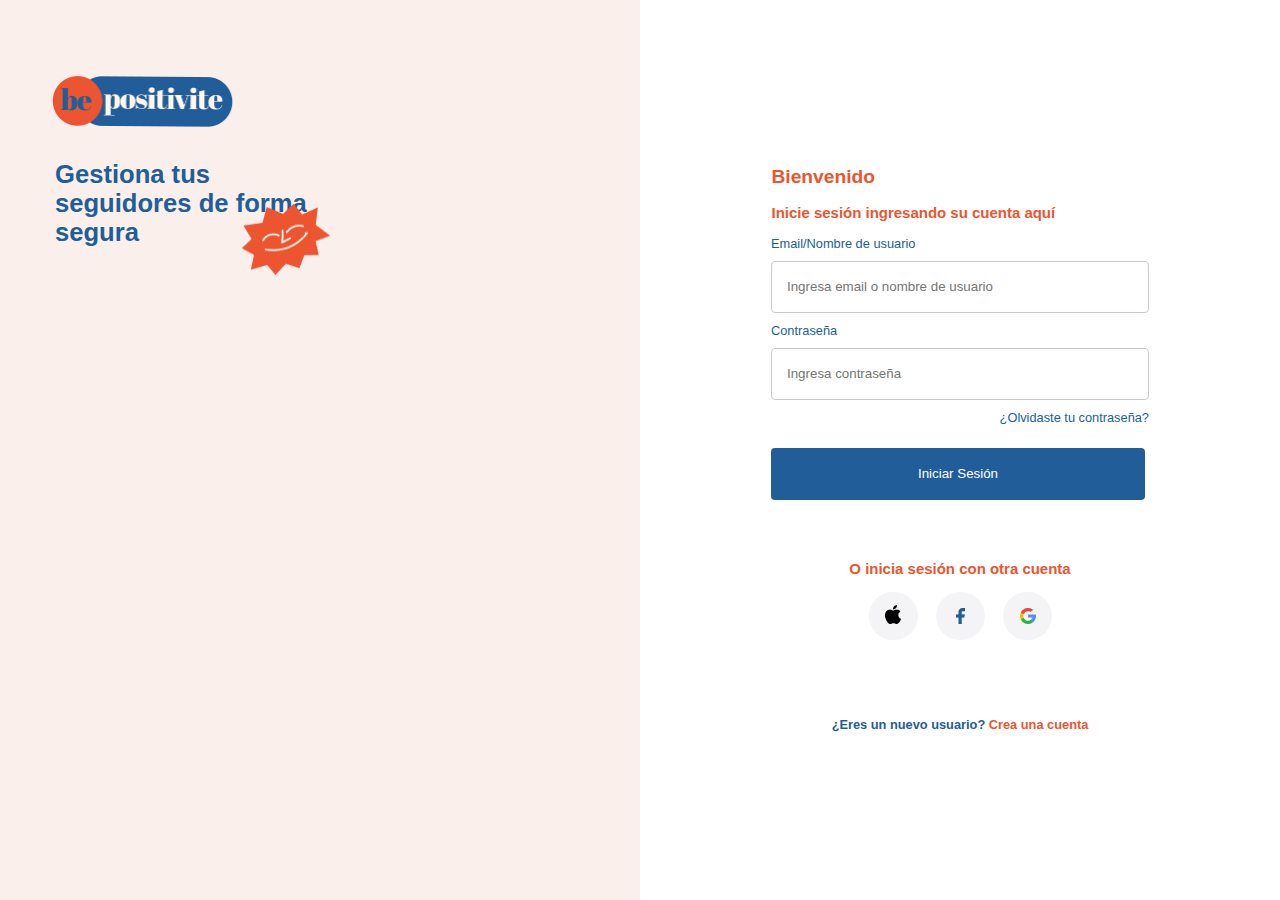
<file: index.html>
<!DOCTYPE html>
<html lang="en">
<head>
    <meta charset="UTF-8">
    <meta http-equiv="X-UA-Compatible" content="IE=edge">
    <meta name="viewport" content="width=device-width, initial-scale=1.0">
    <title>Reversso</title>
    <link rel="stylesheet" href="./style.css">
    <link rel="stylesheet" href="https://cdnjs.cloudflare.com/ajax/libs/font-awesome/5.15.3/css/all.min.css">
    
</head>
<body>
    <div class="mobile-container">
        <div class="logo-container">
            <img id="logo" alt="logo be positive" src="Assets/Logo be positive.png" class="pink-container_mainlogo"> 
            <img id="logo" alt="Estrella sonriente" src="Assets/Vector.png" class="pink-container_tittle_img">
        </div class="mobile-container_header">
            <div>
            <div class="white-container_tittle">
                <h3>Bienvenido!</h3>
                <h2>Conecta con tus seguidores</h2>
            </div>
            <div class="form-group" style="display:flex; flex-direction: column;">
                <button class="btn-login btn-login_blue">Iniciar Sesión</button>
                <button class="btn-login btn-login_translucid">Iniciar sesión con otra cuenta</button>
            </div>
        </div>
        <div class="mobile-container_footer">
                <h4>¿Eres un nuevo usuario? <a href="#">Crea una cuenta</a></h4>
        </div>
        <div class="form-foot">
            <div class="form-foot_tittle" style="display:flex;">

            <h2><i class="fa fa-times"><input type="checkbox" style=""></i>Selecciona tu cuenta</h2>
            </div>
            <div class="form-icons" style="display: flex; flex-direction: column; align-items: center; width: 100vw;">
                <button><p><img src="Assets/iconApple.png" alt="Icon apple"> Continúa con Apple ID</p></button>
                <button><p><img src="Assets/iconFacebook.png" alt="Icon facebook"> Continúa con Facebook</p></button>
                <button><p><img src="./Assets/iconGoogle.png" alt="Icon google">Continúa con Google</p></button>
            </div>
        </div>

    </div>  
    <div class="desktop-container">
        <div class="pink-container">
            <div class="title-item">
                <img id="logo" alt="logo be positive" src="Assets/Logo be positive.png" class="pink-container_mainlogo"> 
                <div class="pink-container_tittle">
                    <h1>Gestiona tus seguidores de forma segura  <img id="logo" alt="Estrella sonriente" src="Assets/Vector.png" class="pink-container_tittle_img"></h1>
                   
                </div>
             </div> 
        </div>
        <div class="white-container">
            
            <div class="white-container_tittle">
            <h2>Bienvenido</h2>
            <h3>Inicie sesión ingresando su cuenta aquí</h3>
            </div>
            <form id="survey-form">
                <div class="form-group">
                    <label id="name-label" for="name">Email/Nombre de usuario</label>
                    <input
                      type="text"
                      name="name"
                      id="name"
                      class="form-control"
                      placeholder="Ingresa email o nombre de usuario"
                      required
                    />
                </div>
                <div class="form-group">
                    <label id="email-label" for="email">Contraseña</label>
                    <input
                      type="email"
                      name="email"
                      id="email"
                      class="form-control"
                      placeholder="Ingresa contraseña"
                      required
                    />
                </div>
                <div class="form-group">
                    <a href="#" style="color:#215E99;">¿Olvidaste tu contraseña?</a>
                </div>
                <div class="form-group">
                    <button class="btn-login">Iniciar Sesión</button>
                </div>
                <div class="form-foot">
                    <h3>O inicia sesión con otra cuenta</h3>
                    <div class="form-icons">
                        <img src="Assets/LogoApple.png" alt="Logo apple">
                        <img src="Assets/LogoFacebook.png" alt="Logo facebook">
                        <img src="./Assets/LogoGoogle.png" alt="Logo google">
                    </div>
                </div>
            </form>
            <div class="white-container_footer">
                <h4>¿Eres un nuevo usuario? <a href="#">Crea una cuenta</a></h4>
            </div>
        
        </div>
    </div>
    
</body>
</html>
</file>
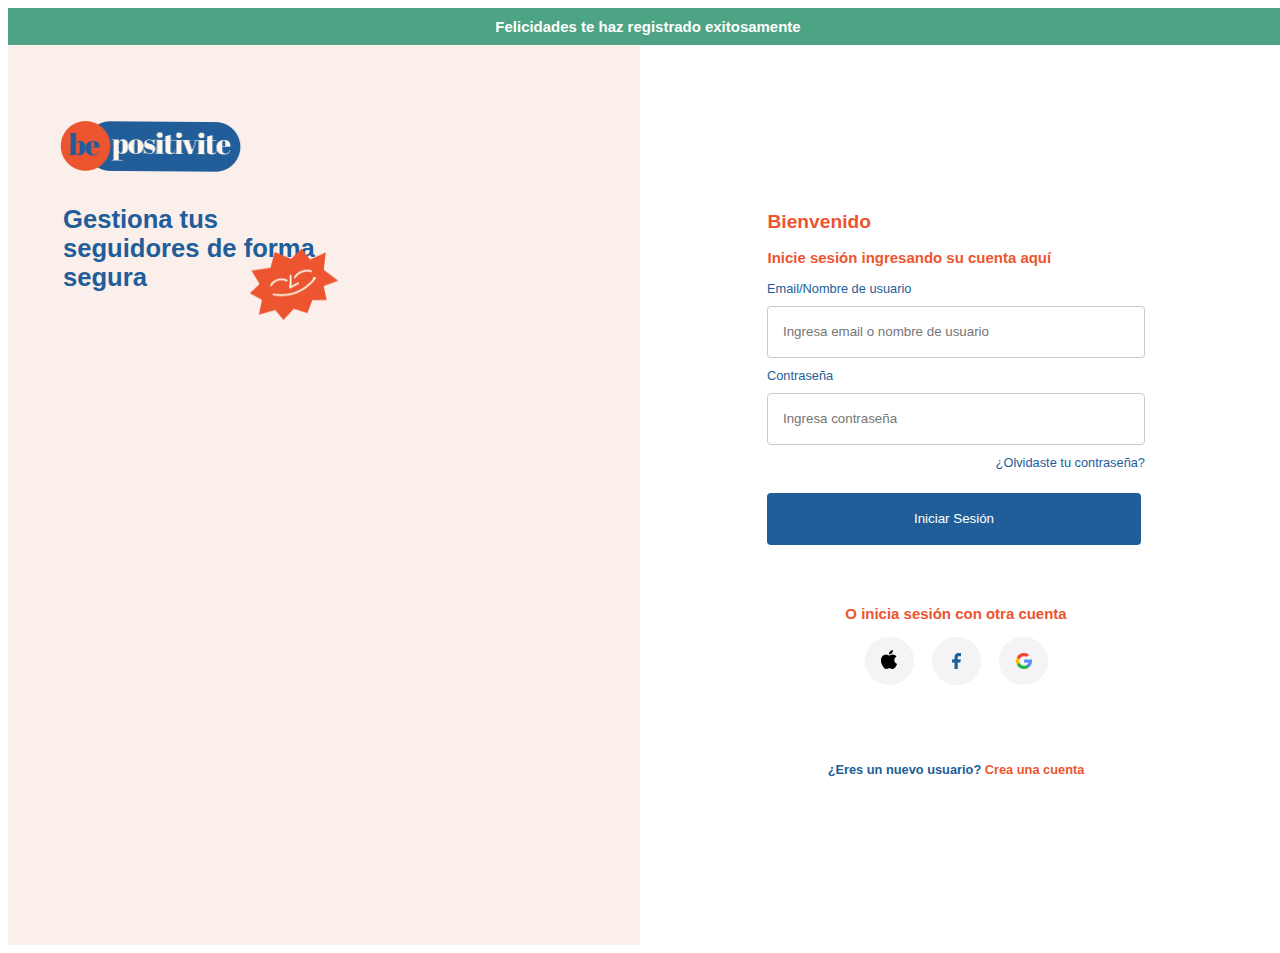
<file: login.html>
<!DOCTYPE html>
<html lang="en">
<head>
    <meta charset="UTF-8">
    <meta http-equiv="X-UA-Compatible" content="IE=edge">
    <meta name="viewport" content="width=device-width, initial-scale=1.0">
    <title>Reversso</title>
    <link rel="stylesheet" href="./style_login.css">
</head>
<body>
    <div class="wrapper">
    <div style="width: 100vw; height: 37px ;background-color: #4CA484; align-items: center;  justify-content: center; display: flex; color:#FFFFFF"><h3>Felicidades te haz registrado exitosamente</h3></div>
    <div class="container">
        <div class="pink-container">
            <div class="title-item">
                <img id="logo" alt="logo be positive" src="Assets/Logo be positive.png" class="pink-container_mainlogo"> 
                <div class="pink-container_tittle">
                    <h1>Gestiona tus seguidores de forma segura  <img id="logo" alt="Estrella sonriente" src="Assets/Vector.png" class="pink-container_tittle_img"></h1>
                   
                </div>
             </div> 
        </div>
        <div class="white-container">
            
            <div class="white-container_tittle">
            <h2>Bienvenido</h2>
            <h3>Inicie sesión ingresando su cuenta aquí</h3>
            </div>
            <form id="survey-form">
                <div class="form-group">
                    <label id="name-label" for="name">Email/Nombre de usuario</label>
                    <input
                      type="text"
                      name="name"
                      id="name"
                      class="form-control"
                      placeholder="Ingresa email o nombre de usuario"
                      required
                    />
                </div>
                <div class="form-group">
                    <label id="email-label" for="email">Contraseña</label>
                    <input
                      type="email"
                      name="email"
                      id="email"
                      class="form-control"
                      placeholder="Ingresa contraseña"
                      required
                    />
                </div>
                <div class="form-group">
                    <a href="#" style="color:#215E99;">¿Olvidaste tu contraseña?</a>
                </div>
                <div class="form-group">
                    <button class="btn-login">Iniciar Sesión</button>
                </div>
                <div class="form-foot">
                    <h3>O inicia sesión con otra cuenta</h3>
                    <div class="form-icons">
                        <img src="Assets/LogoApple.png" alt="Logo apple">
                        <img src="Assets/LogoFacebook.png" alt="Logo facebook">
                        <img src="./Assets/LogoGoogle.png" alt="Logo google">
                    </div>
                </div>
            </form>
            <div class="white-container_footer">
                <h4>¿Eres un nuevo usuario? <a href="#">Crea una cuenta</a></h4>
            </div>
        
        </div>
    </div>
</div>
</body>
</html>
</file>
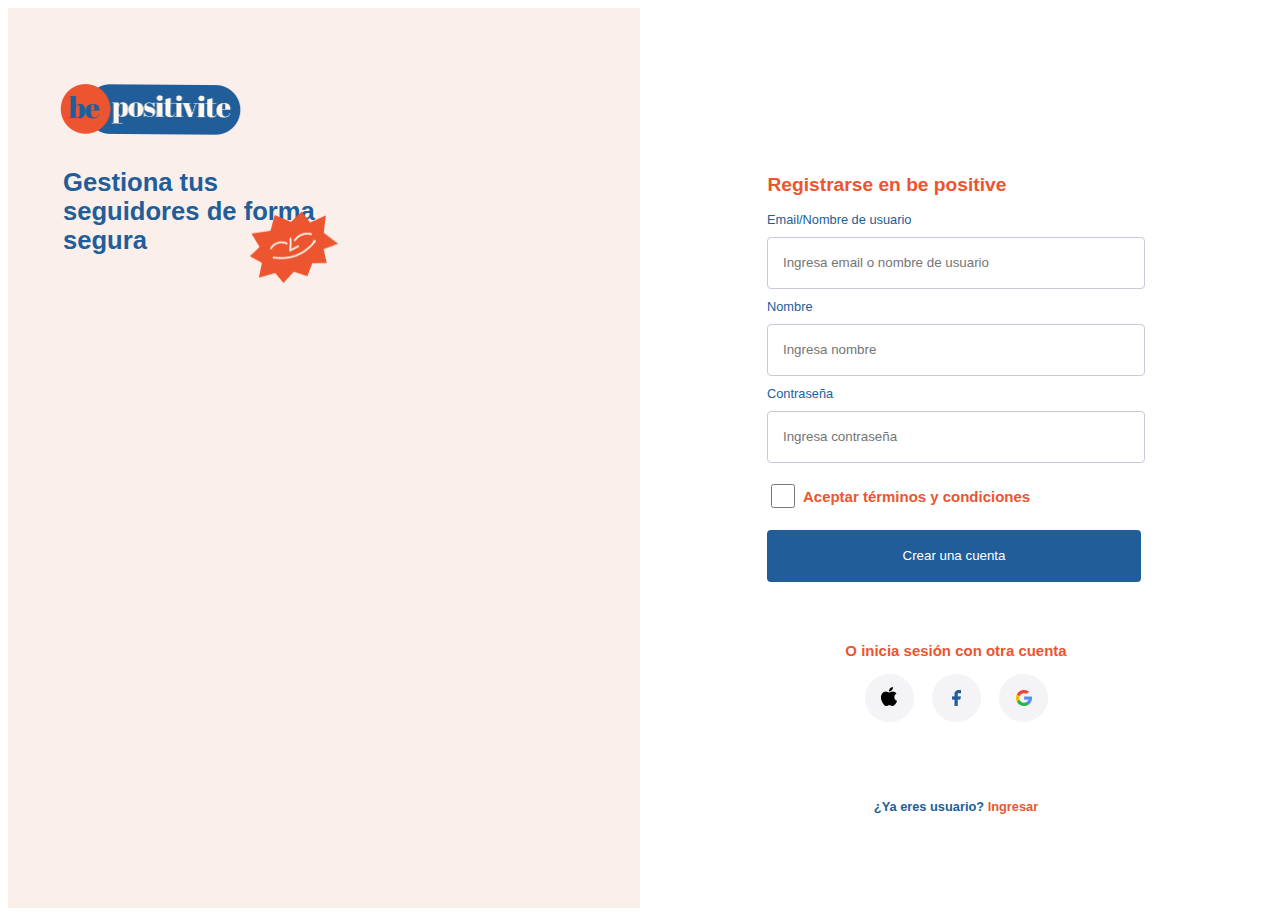
<file: registro.html>
<!DOCTYPE html>
<html lang="en">
<head>
    <meta charset="UTF-8">
    <meta http-equiv="X-UA-Compatible" content="IE=edge">
    <meta name="viewport" content="width=device-width, initial-scale=1.0">
    <title>Reversso</title>
    <link rel="stylesheet" href="./style_registro.css">
</head>
<body>
    
    <div class="container">
        <div class="pink-container">
            <div class="title-item">
                <img id="logo" alt="logo be positive" src="Assets/Logo be positive.png" class="pink-container_mainlogo"> 
                <div class="pink-container_tittle">
                    <h1>Gestiona tus seguidores de forma segura  <img id="logo" alt="Estrella sonriente" src="Assets/Vector.png" class="pink-container_tittle_img"></h1>
                   
                </div>
             </div> 
        </div>
        <div class="white-container">
            
            <div class="white-container_tittle">
            <h2>Registrarse en be positive</h2>
            
            </div>
            <form id="survey-form">
                <div class="form-group">
                    <label id="email-label" for="email">Email/Nombre de usuario</label>
                    <input
                      type="text"
                      name="email"
                      id="email"
                      class="form-control"
                      placeholder="Ingresa email o nombre de usuario"
                      required
                    />
                </div>
                <div class="form-group">
                    <label id="name-label" for="name">Nombre</label>
                    <input
                      type="text"
                      name="name"
                      id="name"
                      class="form-control"
                      placeholder="Ingresa nombre"
                      required
                    />
                </div>
                
                <div class="form-group">
                    <label id="email-label" for="email">Contraseña</label>
                    <input
                      type="email"
                      name="email"
                      id="email"
                      class="form-control"
                      placeholder="Ingresa contraseña"
                      required
                    />
                </div>
                <div class="form-group form-control_checkbox">
                    <input type="checkbox" class="" required><h3>Aceptar términos y condiciones</h3>
                </div>
                <div class="form-group">
                    <button class="btn-login">Crear una cuenta</button>
                </div>
                <div class="form-foot">
                    <h3>O inicia sesión con otra cuenta</h3>
                    <div class="form-icons">
                        <img src="Assets/LogoApple.png" alt="Logo apple">
                        <img src="Assets/LogoFacebook.png" alt="Logo facebook">
                        <img src="./Assets/LogoGoogle.png" alt="Logo google">
                    </div>
                </div>
            </form>
            <div class="white-container_footer">
                <h4>¿Ya eres usuario? <a href="#">Ingresar</a></h4>
            </div>
        
        </div>
    </div>
    
</body>
</html>
</file>
<file: style.css>
@import url(https://fonts.googleapis.com/css?family=Open+Sans);

@media (max-width: 767px){
  .desktop-container{
    display:none;
  }
  body{
    background-color: #FBEFEC;
    font-family: Avenir, sans-serif;
    font-size: 80%;
    margin: 0px;
  }
  .mobile-container{
    display: flex;
    flex-direction: column;
  }
  .logo-container{
    display: flex;
    flex-direction: column;
    width:100vw;
    padding-top: 226px;
    align-items: center;

  }
  .pink-container_mainlogo{
    width: 280px;
    
  }

  .pink-container_tittle_img{
    width: 116px;
    transform: translate(-78px, -20px);
  }
  .white-container_tittle{
    color: #EC552F;
    padding-left: 16px;

  }
  .mobile-container_header{
    display: flex;
    align-items: center;
  }
  .form-group{
    display: flex;
    flex-direction: column;
    align-items: center;
  }
  .btn-login{
    width: 327px;
    height: 52px;;
    border-radius: 4px;
    text-decoration: none;
  }

.btn-login_blue{
    background-color: #215E99;
    border: none;
    margin-bottom: 14px;
    color:#ffff;
  }
.btn-login_translucid{
    background-color: transparent;
    border-width: 1px;
    border-style: solid;
    border-color: #EC552F;
    color: #EC552F;
  }
.mobile-container_footer{
      display: flex;
      color:#215E99;
      padding-top: 60px;
      justify-content: center;
      
    }
    .mobile-container_footer a:link, a:visited{
      text-decoration: none;
      color: #EC552F;
    }
  .form-foot{
    display: flex; 
    flex-direction: column; 
    background-color:#FFFFFF;
    width: fit-content;
    
  }
  .form-icons{
    display: flex; 
    flex-direction: column; 
    align-items: center; 
    width: 100vw;
    margin-bottom: 49px;
  }
  .form-icons button {
    width: 327px;
    height: 48px;
    display: flex;
    justify-content: center;
    align-items: center;
    background-color: transparent;
    margin-top: 8px ;
    border-radius: 4px;
    border-width: 1px;
    border-style: solid;
    border-color: #C7CAD9;
    color: #215E99;
    padding-bottom: 13px;
  }
  .form-icons img{
    position: relative;
    top: 5px;

  }
  .form-foot_tittle{
    display: flex;
    justify-content: center;
    color: #215E99;
  }
  .form-foot_tittle i{
    position: absolute;
    left: 28px;
    
  }
}


@media (min-width: 767px){
.mobile-container{
  display: none;
}
body {
  font-family: Avenir, sans-serif;
  font-size: 80%;
  margin: 0px;
  }
.desktop-container{
  display: flex;
  flex-direction: row;

}

.pink-container{
  min-width: 50vw;
  min-height: 100vh;
  align-items: center;
  text-align: left;
  justify-content: center;
  display:start;
  background-color: #FBEFEC;
  
}
  .pink-container_mainlogo{
    width:208.11px;
    padding-top: 60px;
    padding-left: 40px;
    display: flex;
    flex-direction: start;
  }
  .pink-container_tittle{
    display: flex;
}
    .pink-container_tittle h1{
      width: 290px;
      color:#215E99;
      padding-left: 55px;
  
}
    .pink-container_tittle_img{
      height: 82.41px;
      width: 98.96px;
      float: right;
      transform: translate(-10px, -20px);

}

.white-container{
  min-height: 100vh;
  min-width: 50vw;
  align-items: center;
  text-align: left;
  width: 50%;
  background-color: #fff;
  display:flex; 
  flex-direction: column;
  
    
  
  }

  .white-container_tittle{
    color: #EC552F;
    text-align: left;
    width: 392px;
    padding-top: 150px;
    padding-left: 15px;
  }

  .form-group{
    display: flex;
    flex-direction: column;      
    color: #215E99;
    padding-bottom: 10px;
  }

  .form-group a:link, a:visited, a:active{
      text-decoration: none; 
      text-align: right;
      color: #215E99;
      padding-bottom: 13px;
    }
    
    .form-group label{
      padding-bottom: 10px;
      font-weight: 500;
    }
    .form-control{
      width: 359px;
      height: 48px;
      border-radius: 4px;
      text-decoration: none;
      border-width: 1px;
      border-color: #C7CAD9;
      border-style: solid;
      padding-left: 15px;
      
      
    }
    .btn-login{
      cursor: pointer;
      background-color: #215E99;
      color: white;
      width: 374px;
      height: 52px;
      border-radius: 4px;
      text-decoration: none;
      border: none;

    }
    .form-foot{
      padding-top: 35px;
      display: flex;
      flex-direction: column;
      align-items: center;
      justify-content: center;
      text-align: center;
      color: #EC552F
    }
 .form-icons{
   width: 201px;
   height: 48px;
   display: flex;
   justify-content: space-around; 
  } 
    .white-container_footer{
      color:#215E99;
      padding-top: 60px;
    }
    .white-container_footer a:link, a:visited{
      text-decoration: none;
      color: #EC552F;
    }
}
</file>
<file: style_login.css>
@import url(https://fonts.googleapis.com/css?family=Open+Sans);
body {
  font-family: Avenir, sans-serif;
  font-size: 80%;
  }
.wrapper{
  display:flex;
  flex-direction: column;
}
.container{
  display: flex;
  flex-direction: row;

}

.pink-container{
  width: 50vw;
  align-items: center;
  text-align: left;
  justify-content: center;
  display:start;
  background-color: #FBEFEC;
  
}
  .pink-container_mainlogo{
    width:208.11px;
    padding-top: 60px;
    padding-left: 40px;
    display: flex;
    flex-direction: start;
  }
  .pink-container_tittle{
    display: flex;
}
    .pink-container_tittle h1{
      width: 290px;
      color:#215E99;
      padding-left: 55px;
  
}
    .pink-container_tittle_img{
      height: 82.41px;
      width: 98.96px;
      float: right;
      transform: translate(-10px, -20px);

}

.white-container{
  min-height: 100vh;
  align-items: center;
  text-align: left;
  width: 50vw;
  background-color: #fff;
  display:flex; 
  flex-direction: column;
  
    
  
  }

  .white-container_tittle{
    color: #EC552F;
    text-align: left;
    width: 392px;
    padding-top: 150px;
    padding-left: 15px;
  }

  .form-group{
    display: flex;
    flex-direction: column;      
    color: #215E99;
    padding-bottom: 10px;
  }

  .form-group a:link, a:visited, a:active{
      text-decoration: none; 
      text-align: right;
      color: #215E99;
      padding-bottom: 13px;
    }
    
    .form-group label{
      padding-bottom: 10px;
      font-weight: 500;
    }
    .form-control{
      width: 359px;
      height: 48px;
      border-radius: 4px;
      text-decoration: none;
      border-width: 1px;
      border-color: #C7CAD9;
      border-style: solid;
      padding-left: 15px;
      
      
    }
    .btn-login{
      cursor: pointer;
      background-color: #215E99;
      color: white;
      width: 374px;
      height: 52px;
      border-radius: 4px;
      text-decoration: none;
      border: none;

    }
    .form-foot{
      padding-top: 35px;
      display: flex;
      flex-direction: column;
      align-items: center;
      justify-content: center;
      text-align: center;
      color: #EC552F
    }
 .form-icons{
   width: 201px;
   height: 48px;
   display: flex;
   justify-content: space-around; 
  } 
    .white-container_footer{
      color:#215E99;
      padding-top: 60px;
    }
    .white-container_footer a:link, a:visited{
      text-decoration: none;
      color: #EC552F;
    }
</file>
<file: style_registro.css>
@import url(https://fonts.googleapis.com/css?family=Open+Sans);
body {
  font-family: Avenir, sans-serif;
  font-size: 80%;
  }
.container{
  display: flex;
  flex-direction: row;

}

.pink-container{
  width: 50%;
  align-items: center;
  text-align: left;
  justify-content: center;
  display:start;
  background-color: #FBEFEC;
  
}
  .pink-container_mainlogo{
    width:208.11px;
    padding-top: 60px;
    padding-left: 40px;
    display: flex;
    flex-direction: start;
  }
  .pink-container_tittle{
    display: flex;
}
    .pink-container_tittle h1{
      width: 290px;
      color:#215E99;
      padding-left: 55px;
  
}
    .pink-container_tittle_img{
      height: 82.41px;
      width: 98.96px;
      float: right;
      transform: translate(-10px, -20px);

}

.white-container{
  min-height: 100vh;
  align-items: center;
  text-align: left;
  width: 50%;
  background-color: #fff;
  display:flex; 
  flex-direction: column;
  
    
  
  }

  .white-container_tittle{
    color: #EC552F;
    text-align: left;
    width: 392px;
    padding-top: 150px;
    padding-left: 15px;
  }

  .form-group{
    display: flex;
    flex-direction: column;      
    color: #215E99;
    padding-bottom: 10px;
  }

  /* .form-group a:link, a:visited, a:active{
      text-decoration: none; 
      text-align: right;
      color: #215E99;
      padding-bottom: 13px;
    } */
    
    .form-group label{
      padding-bottom: 10px;
      font-weight: 500;
    }
    .form-control{
      width: 359px;
      height: 48px;
      border-radius: 4px;
      border-width: 1px;
      border-color: #C7CAD9;
      border-style: solid;
      padding-left: 15px;
      
    }
    .form-control_checkbox{
      display: flex;
      flex-direction: row;
      align-items: center;
      color: #EC552F;
    }
    .form-control_checkbox h3{
      padding-left: 5px;
    }
    .form-control_checkbox input{
      width: 24px;
      height: 24px;
    }
    .btn-login{
      cursor: pointer;
      background-color: #215E99;
      color: white;
      width: 374px;
      height: 52px;
      border-radius: 4px;
      text-decoration: none;
      border: none;

    }
    .form-foot{
      padding-top: 35px;
      display: flex;
      flex-direction: column;
      align-items: center;
      justify-content: center;
      text-align: center;
      color: #EC552F
    }
 .form-icons{
   width: 201px;
   height: 48px;
   display: flex;
   justify-content: space-around; 
  } 
    .white-container_footer{
      color:#215E99;
      padding-top: 60px;
    }
    .white-container_footer a:link, a:visited{
      text-decoration: none;
      color: #EC552F;
    }
</file>
